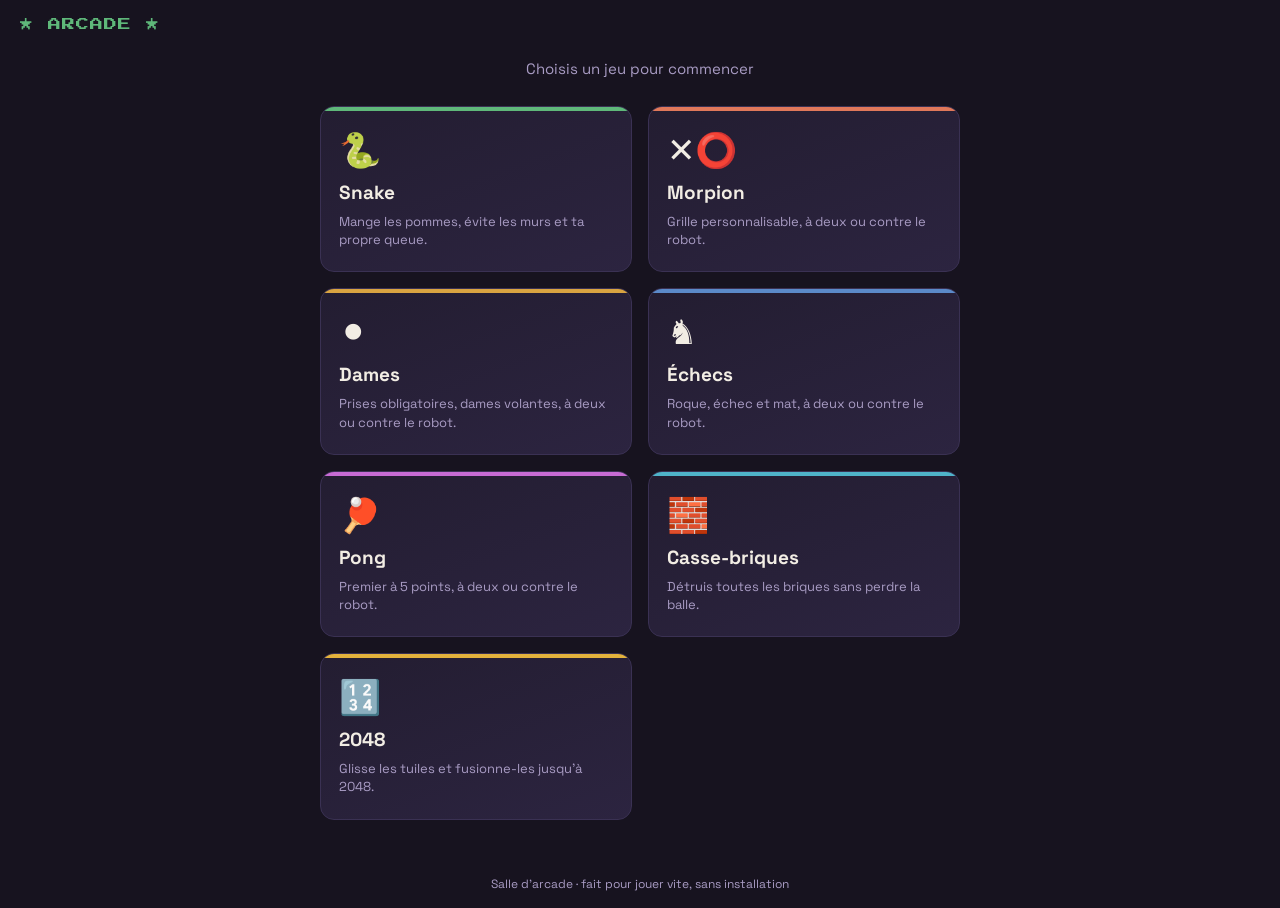
<file: index.html>
<!DOCTYPE html>
<html lang="fr">
<head>
<meta charset="UTF-8">
<meta name="viewport" content="width=device-width, initial-scale=1">
<title>Salle d'arcade</title>
<link rel="preconnect" href="https://fonts.googleapis.com">
<link href="https://fonts.googleapis.com/css2?family=Space+Grotesk:wght@400;500;700&family=Press+Start+2P&display=swap" rel="stylesheet">
<link rel="stylesheet" href="style.css">
</head>
<body>
<div class="brand">★ ARCADE ★</div>
<main>
  <p class="tagline">Choisis un jeu pour commencer</p>
  <div class="grid">
    <a class="cab" style="--c:var(--snake)" href="snake.html">
      <span class="icon">🐍</span><h3>Snake</h3>
      <p>Mange les pommes, évite les murs et ta propre queue.</p>
    </a>
    <a class="cab" style="--c:var(--ttt)" href="morpion.html">
      <span class="icon">✕⭕</span><h3>Morpion</h3>
      <p>Grille personnalisable, à deux ou contre le robot.</p>
    </a>
    <a class="cab" style="--c:var(--dames)" href="dames.html">
      <span class="icon">⚫</span><h3>Dames</h3>
      <p>Prises obligatoires, dames volantes, à deux ou contre le robot.</p>
    </a>
    <a class="cab" style="--c:var(--chess)" href="echecs.html">
      <span class="icon">♞</span><h3>Échecs</h3>
      <p>Roque, échec et mat, à deux ou contre le robot.</p>
    </a>
    <a class="cab" style="--c:var(--pong)" href="pong.html">
      <span class="icon">🏓</span><h3>Pong</h3>
      <p>Premier à 5 points, à deux ou contre le robot.</p>
    </a>
    <a class="cab" style="--c:var(--brick)" href="breakout.html">
      <span class="icon">🧱</span><h3>Casse-briques</h3>
      <p>Détruis toutes les briques sans perdre la balle.</p>
    </a>
    <a class="cab" style="--c:var(--t2048)" href="2048.html">
      <span class="icon">🔢</span><h3>2048</h3>
      <p>Glisse les tuiles et fusionne-les jusqu'à 2048.</p>
    </a>
  </div>
</main>
<footer class="hint">Salle d'arcade · fait pour jouer vite, sans installation</footer>
</body>
</html>
</file>
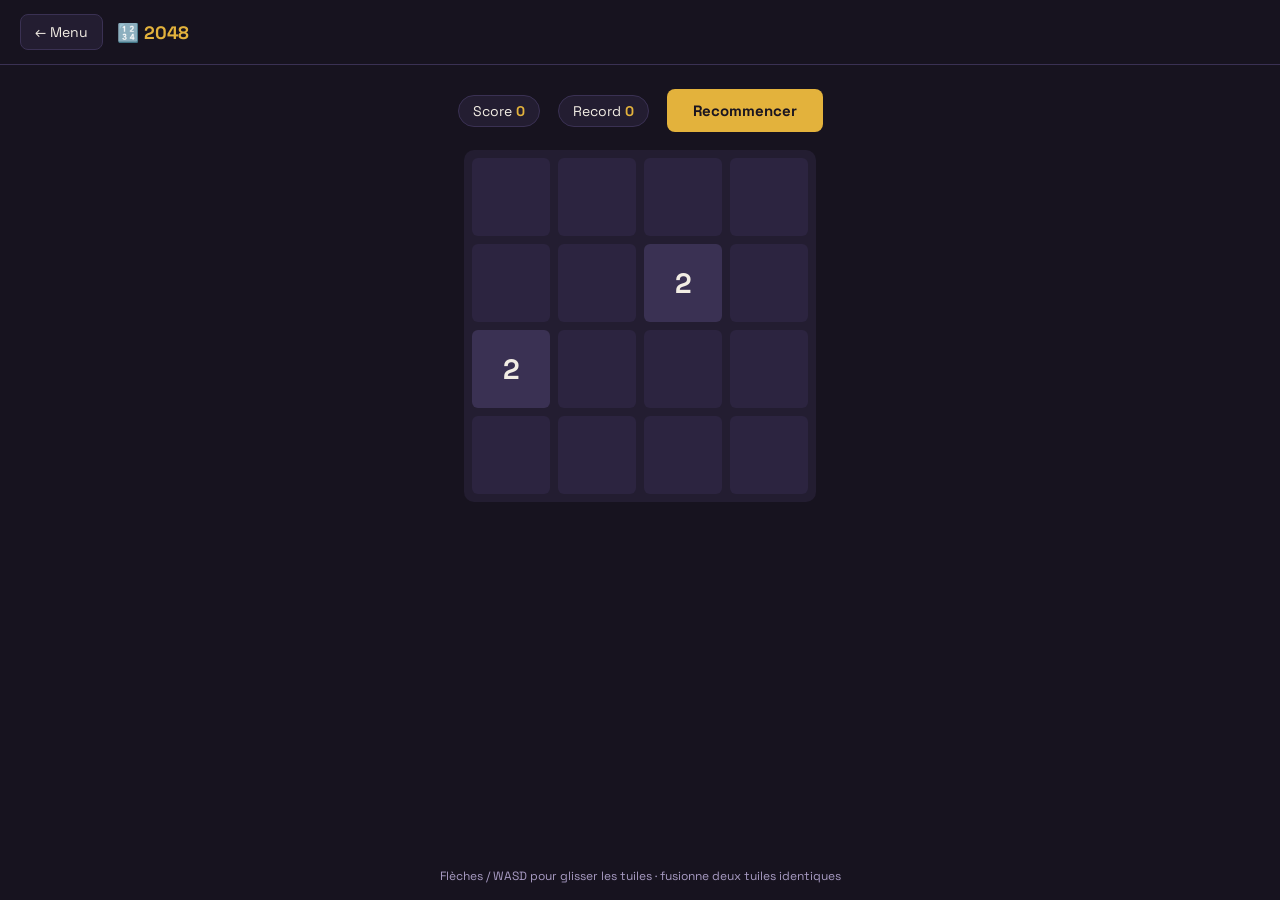
<file: 2048.html>
<!DOCTYPE html>
<html lang="fr">
<head>
<meta charset="UTF-8">
<meta name="viewport" content="width=device-width, initial-scale=1">
<title>2048 · Arcade</title>
<link rel="preconnect" href="https://fonts.googleapis.com">
<link href="https://fonts.googleapis.com/css2?family=Space+Grotesk:wght@400;500;700&family=Press+Start+2P&display=swap" rel="stylesheet">
<link rel="stylesheet" href="style.css">
<style>:root{--accent:var(--t2048);}</style>
</head>
<body>
<div class="topbar"><a class="backBtn" href="index.html">← Menu</a><div class="gameTitle">🔢 2048</div></div>
<main>
  <div class="statusRow">
    <div class="pill">Score <strong id="t2048Score">0</strong></div>
    <div class="pill">Record <strong id="t2048High">0</strong></div>
    <button class="actionBtn" id="t2048Restart">Recommencer</button>
  </div>
  <div class="canvas-container">
    <div class="grid2048" id="t2048Grid"></div>
    <div id="overlay" class="overlay hidden">
      <div class="overlay-content">
        <div id="overlayIcon" class="overlay-icon">🔢</div>
        <h2 id="overlayTitle">2048</h2>
        <p id="overlayText"></p>
        <button class="actionBtn" id="overlayBtn">Continuer</button>
      </div>
    </div>
  </div>
</main>
<footer class="hint">Flèches / WASD pour glisser les tuiles · fusionne deux tuiles identiques</footer>
<script src="2048.js"></script>
</body>
</html>
</file>
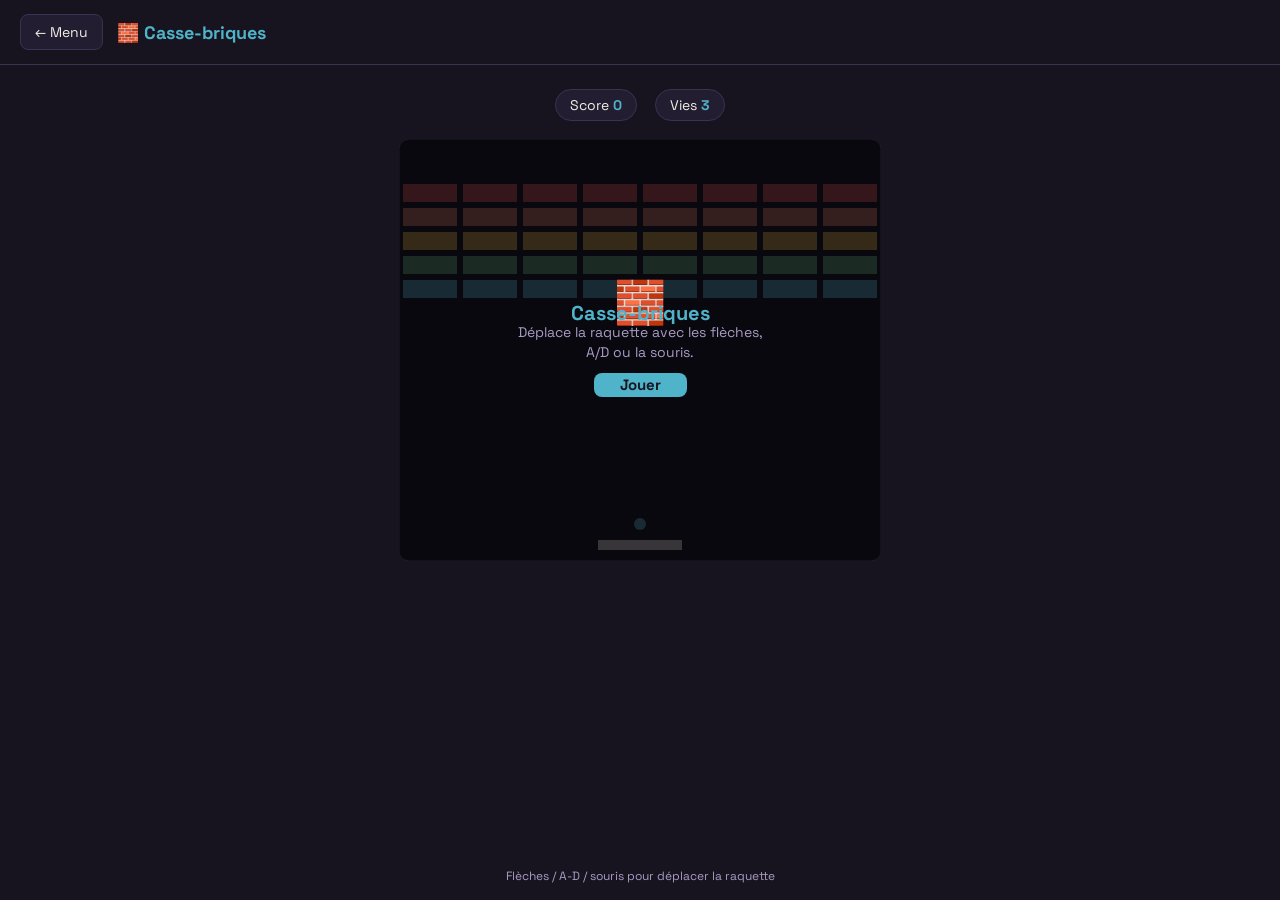
<file: breakout.html>
<!DOCTYPE html>
<html lang="fr">
<head>
<meta charset="UTF-8">
<meta name="viewport" content="width=device-width, initial-scale=1">
<title>Casse-briques · Arcade</title>
<link rel="preconnect" href="https://fonts.googleapis.com">
<link href="https://fonts.googleapis.com/css2?family=Space+Grotesk:wght@400;500;700&family=Press+Start+2P&display=swap" rel="stylesheet">
<link rel="stylesheet" href="style.css">
<style>:root{--accent:var(--brick);}</style>
</head>
<body>
<div class="topbar"><a class="backBtn" href="index.html">← Menu</a><div class="gameTitle">🧱 Casse-briques</div></div>
<main>
  <div class="statusRow">
    <div class="pill">Score <strong id="brickScore">0</strong></div>
    <div class="pill">Vies <strong id="brickLives">3</strong></div>
  </div>
  <div class="canvas-container">
    <canvas id="brickCanvas" class="gameCanvas" width="480" height="420"></canvas>
    <div id="overlay" class="overlay">
      <div class="overlay-content">
        <div id="overlayIcon" class="overlay-icon">🧱</div>
        <h2 id="overlayTitle">Casse-briques</h2>
        <p id="overlayText">Déplace la raquette avec les flèches, A/D ou la souris.</p>
        <button class="actionBtn" id="startButton">Jouer</button>
      </div>
    </div>
  </div>
</main>
<footer class="hint">Flèches / A-D / souris pour déplacer la raquette</footer>
<script src="breakout.js"></script>
</body>
</html>
</file>
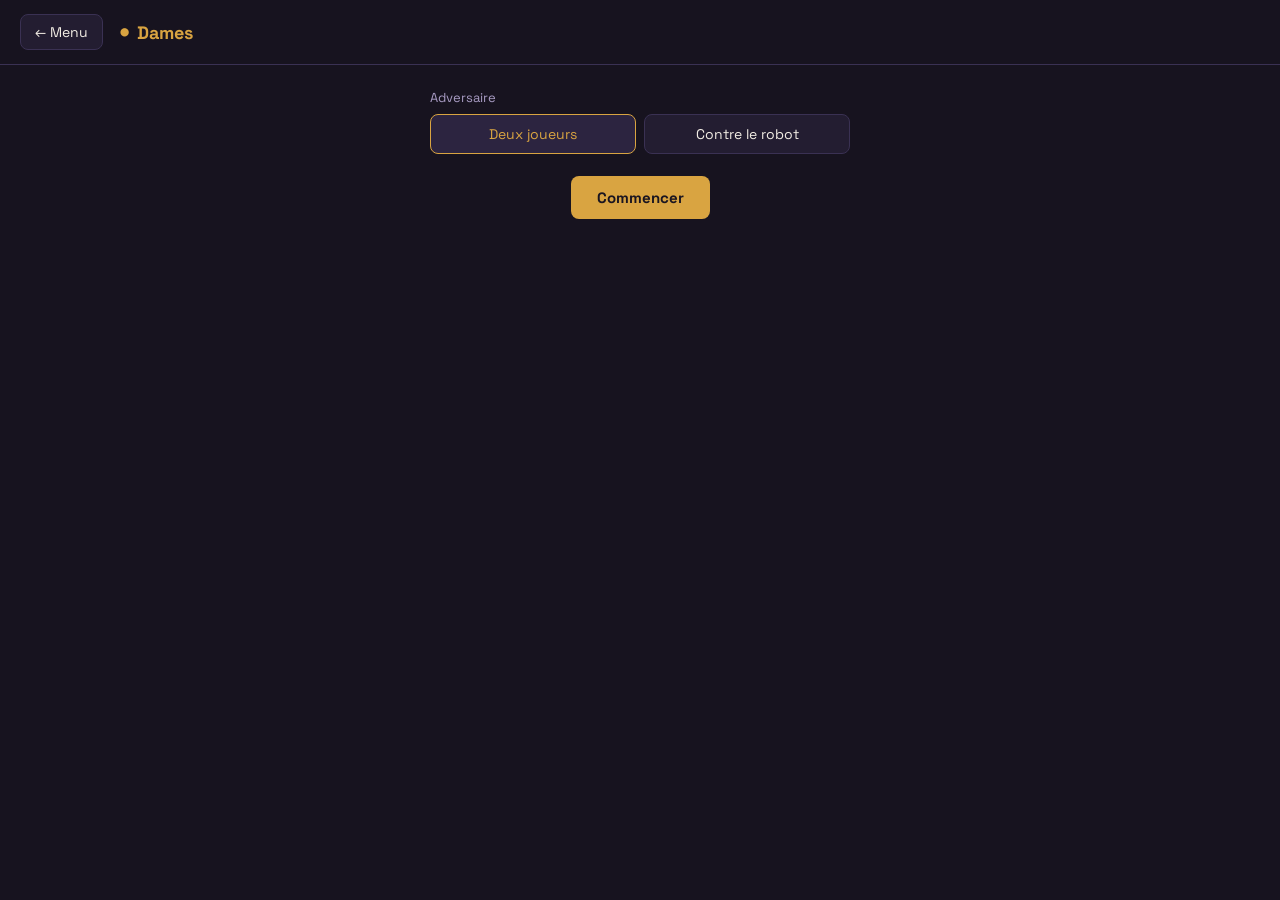
<file: dames.html>
<!DOCTYPE html>
<html lang="fr">
<head>
<meta charset="UTF-8">
<meta name="viewport" content="width=device-width, initial-scale=1">
<title>Dames · Arcade</title>
<link rel="preconnect" href="https://fonts.googleapis.com">
<link href="https://fonts.googleapis.com/css2?family=Space+Grotesk:wght@400;500;700&family=Press+Start+2P&display=swap" rel="stylesheet">
<link rel="stylesheet" href="style.css">
<style>:root{--accent:var(--dames);}</style>
</head>
<body>
<div class="topbar"><a class="backBtn" href="index.html">← Menu</a><div class="gameTitle">⚫ Dames</div></div>
<main>

  <section class="startScreen" id="startScreen">
    <div class="optionGroup">
      <span class="label">Adversaire</span>
      <div class="optionRow" id="modeRow">
        <button class="optBtn selected" data-mode="human">Deux joueurs</button>
        <button class="optBtn" data-mode="bot">Contre le robot</button>
      </div>
    </div>
    <button class="actionBtn" id="startBtn">Commencer</button>
  </section>

  <section id="gameScreen" style="display:none; align-items:center; flex-direction:column; gap:18px;">
    <div class="statusRow">
      <div class="pill" id="damesStatus"></div>
      <button class="actionBtn" id="damesReset">Changer de partie</button>
    </div>
    <div class="board8" id="damesBoard"></div>
    <p style="color:var(--dim); font-size:13px; max-width:420px; text-align:center;">
      La prise est obligatoire. Une dame (pièce couronnée) se déplace et capture sur toute la diagonale.
    </p>
  </section>

</main>
<script src="dames.js"></script>
</body>
</html>
</file>
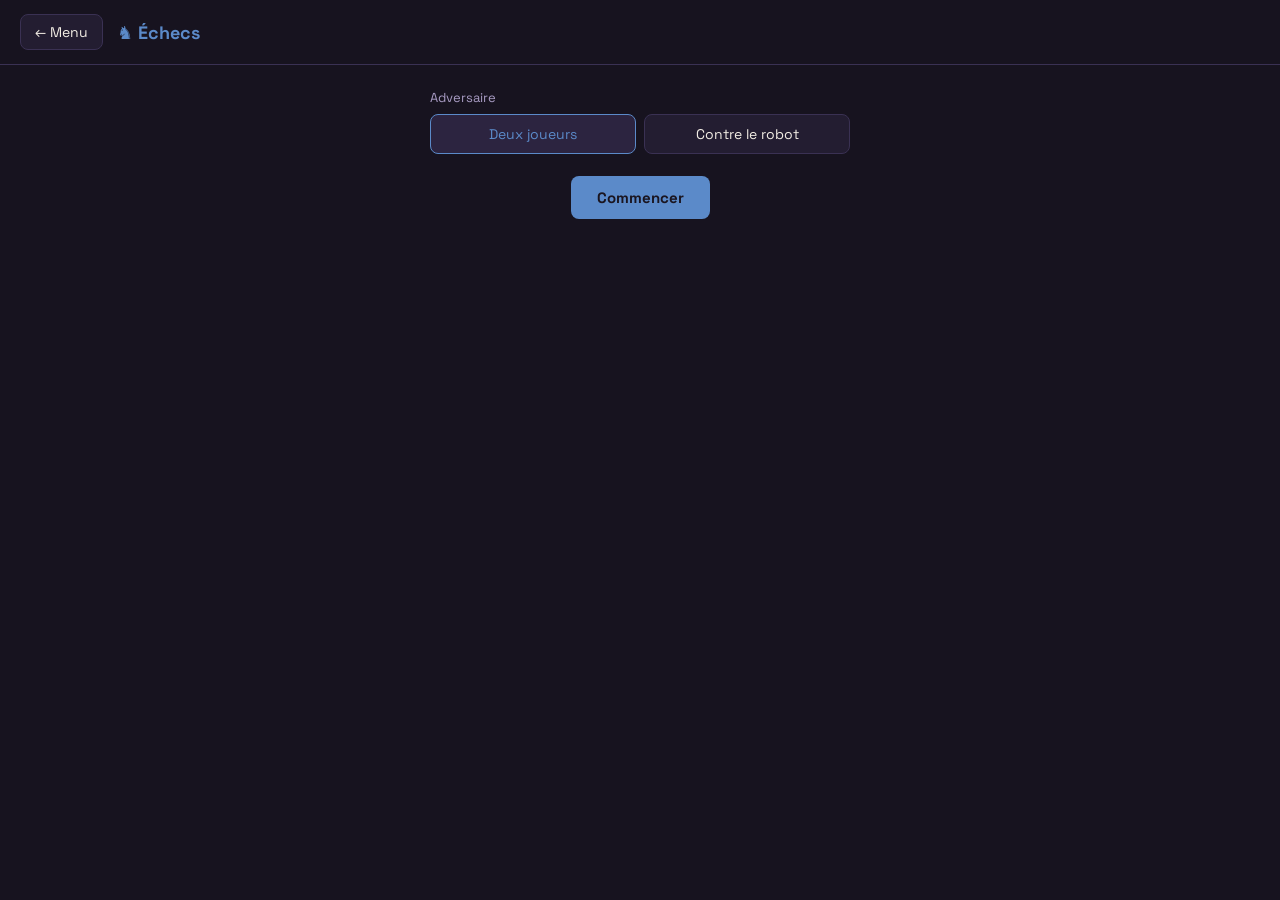
<file: echecs.html>
<!DOCTYPE html>
<html lang="fr">
<head>
<meta charset="UTF-8">
<meta name="viewport" content="width=device-width, initial-scale=1">
<title>Échecs · Arcade</title>
<link rel="preconnect" href="https://fonts.googleapis.com">
<link href="https://fonts.googleapis.com/css2?family=Space+Grotesk:wght@400;500;700&family=Press+Start+2P&display=swap" rel="stylesheet">
<link rel="stylesheet" href="style.css">
<style>:root{--accent:var(--chess);}</style>
</head>
<body>
<div class="topbar"><a class="backBtn" href="index.html">← Menu</a><div class="gameTitle">♞ Échecs</div></div>
<main>

  <section class="startScreen" id="startScreen">
    <div class="optionGroup">
      <span class="label">Adversaire</span>
      <div class="optionRow" id="modeRow">
        <button class="optBtn selected" data-mode="human">Deux joueurs</button>
        <button class="optBtn" data-mode="bot">Contre le robot</button>
      </div>
    </div>
    <button class="actionBtn" id="startBtn">Commencer</button>
  </section>

  <section id="gameScreen" style="display:none; align-items:center; flex-direction:column; gap:18px;">
    <div class="statusRow">
      <div class="pill" id="chessStatus"></div>
      <button class="actionBtn" id="chessReset">Changer de partie</button>
    </div>
    <div class="board8" id="chessBoard"></div>
    <p style="color:var(--dim); font-size:13px; max-width:420px; text-align:center;">
      Roque, échec et échec et mat sont détectés. La prise en passant n'est pas implémentée.
    </p>
  </section>

</main>
<script src="echecs.js"></script>
</body>
</html>
</file>
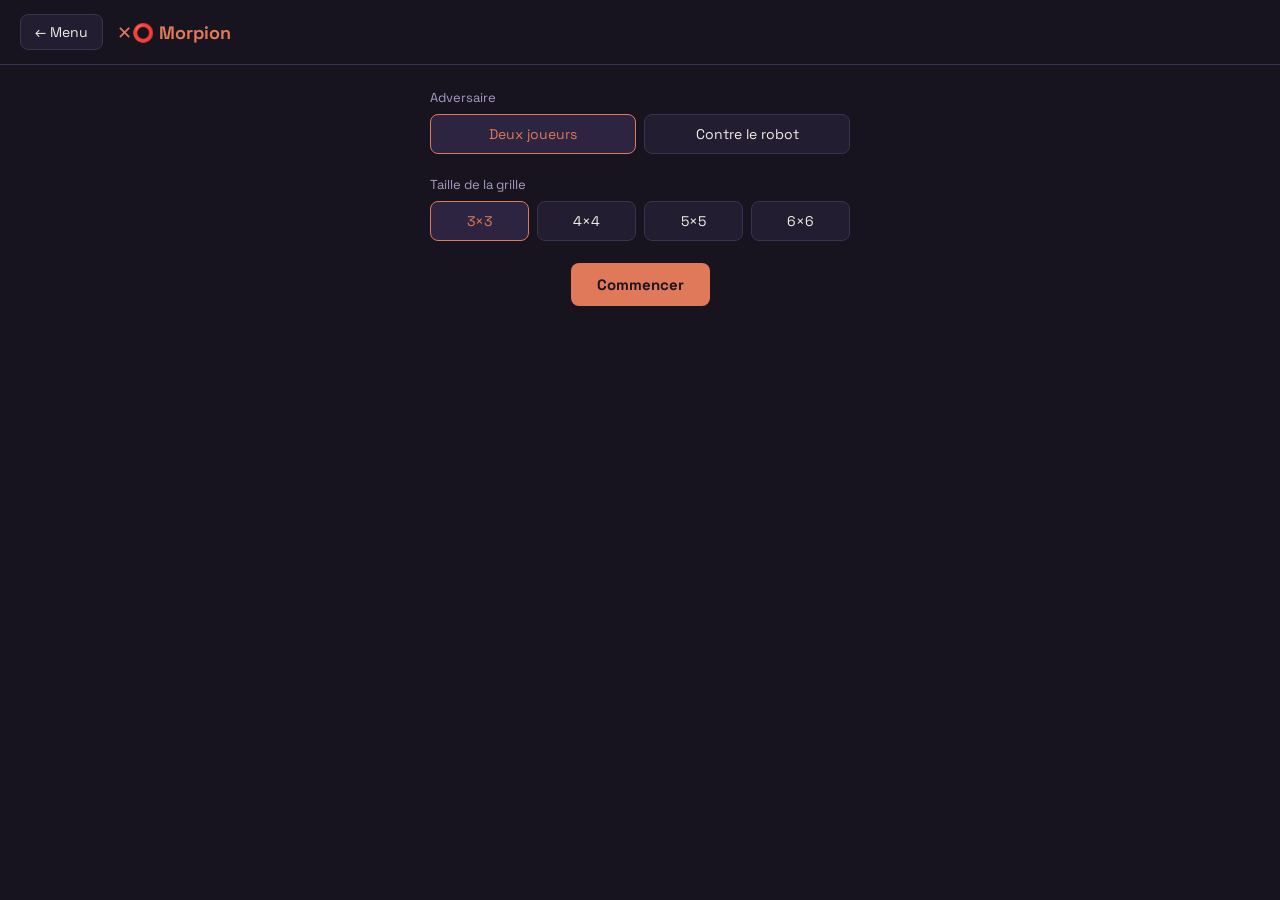
<file: morpion.html>
<!DOCTYPE html>
<html lang="fr">
<head>
<meta charset="UTF-8">
<meta name="viewport" content="width=device-width, initial-scale=1">
<title>Morpion · Arcade</title>
<link rel="preconnect" href="https://fonts.googleapis.com">
<link href="https://fonts.googleapis.com/css2?family=Space+Grotesk:wght@400;500;700&family=Press+Start+2P&display=swap" rel="stylesheet">
<link rel="stylesheet" href="style.css">
<style>:root{--accent:var(--ttt);}</style>
</head>
<body>
<div class="topbar"><a class="backBtn" href="index.html">← Menu</a><div class="gameTitle">✕⭕ Morpion</div></div>
<main>

  <section class="startScreen" id="startScreen">
    <div class="optionGroup">
      <span class="label">Adversaire</span>
      <div class="optionRow" id="modeRow">
        <button class="optBtn selected" data-mode="human">Deux joueurs</button>
        <button class="optBtn" data-mode="bot">Contre le robot</button>
      </div>
    </div>
    <div class="optionGroup">
      <span class="label">Taille de la grille</span>
      <div class="optionRow" id="sizeRow">
        <button class="optBtn selected" data-size="3">3×3</button>
        <button class="optBtn" data-size="4">4×4</button>
        <button class="optBtn" data-size="5">5×5</button>
        <button class="optBtn" data-size="6">6×6</button>
      </div>
    </div>
    <button class="actionBtn" id="startBtn">Commencer</button>
  </section>

  <section id="gameScreen" style="display:none; width:100%; align-items:center; flex-direction:column; gap:18px;">
    <div class="statusRow">
      <div class="pill" id="tttStatus"></div>
      <button class="actionBtn" id="tttReset">Changer de partie</button>
    </div>
    <div class="tttGrid" id="tttGrid"></div>
  </section>

</main>
<script src="morpion.js"></script>
</body>
</html>
</file>
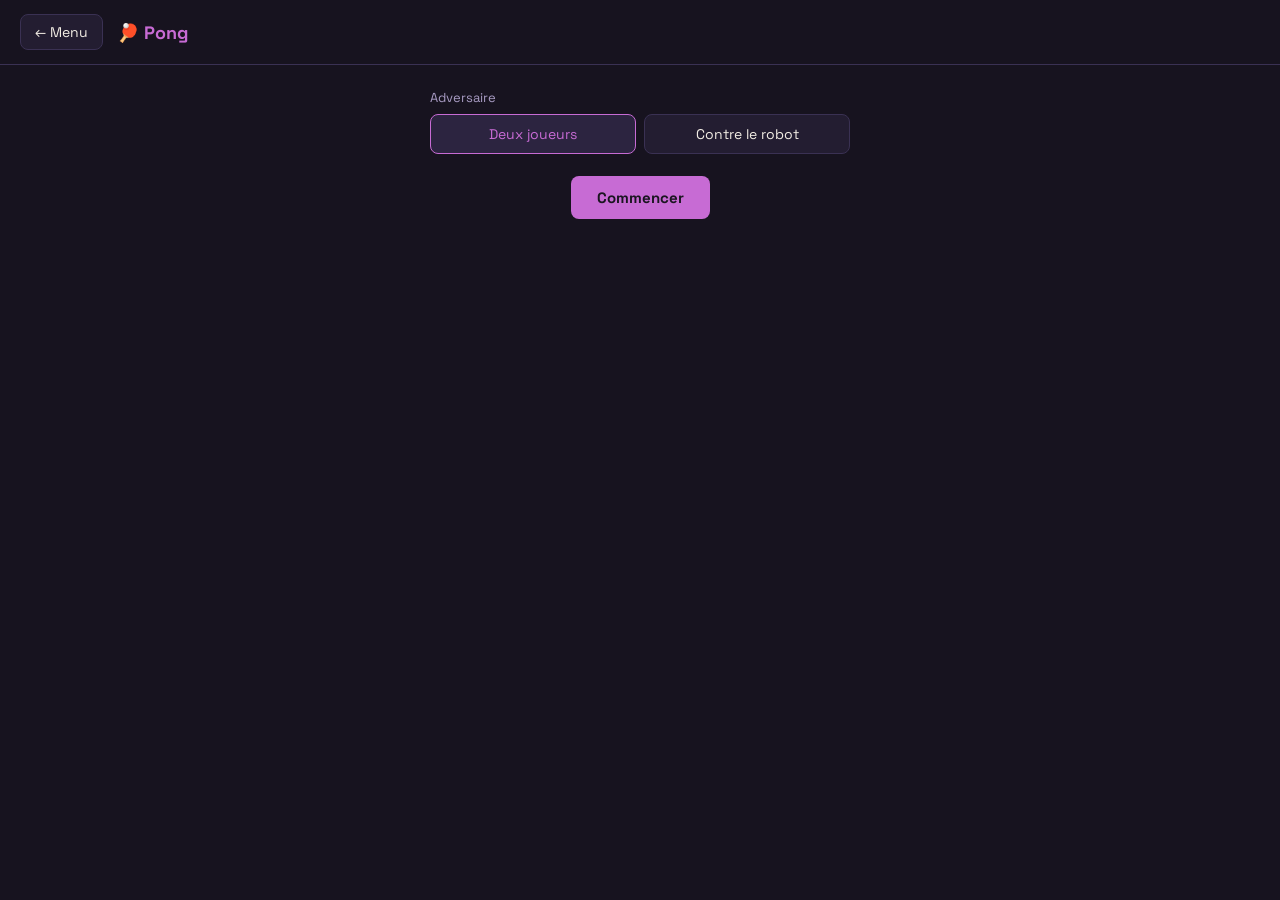
<file: pong.html>
<!DOCTYPE html>
<html lang="fr">
<head>
<meta charset="UTF-8">
<meta name="viewport" content="width=device-width, initial-scale=1">
<title>Pong · Arcade</title>
<link rel="preconnect" href="https://fonts.googleapis.com">
<link href="https://fonts.googleapis.com/css2?family=Space+Grotesk:wght@400;500;700&family=Press+Start+2P&display=swap" rel="stylesheet">
<link rel="stylesheet" href="style.css">
<style>:root{--accent:var(--pong);}</style>
</head>
<body>
<div class="topbar"><a class="backBtn" href="index.html">← Menu</a><div class="gameTitle">🏓 Pong</div></div>
<main>

  <section class="startScreen" id="startScreen">
    <div class="optionGroup">
      <span class="label">Adversaire</span>
      <div class="optionRow" id="modeRow">
        <button class="optBtn selected" data-mode="human">Deux joueurs</button>
        <button class="optBtn" data-mode="bot">Contre le robot</button>
      </div>
    </div>
    <button class="actionBtn" id="startBtn">Commencer</button>
  </section>

  <section id="gameScreen" style="display:none; align-items:center; flex-direction:column; gap:18px;">
    <div class="statusRow">
      <div class="pill">Joueur 1 <strong id="scoreLeft">0</strong></div>
      <div class="pill" id="rightLabel">Joueur 2 <strong id="scoreRight">0</strong></div>
      <button class="actionBtn" id="pongReset">Changer de partie</button>
    </div>
    <div class="canvas-container">
      <canvas id="pongCanvas" class="gameCanvas" width="480" height="320"></canvas>
      <div id="overlay" class="overlay hidden">
        <div class="overlay-content">
          <div id="overlayIcon" class="overlay-icon">🏓</div>
          <h2 id="overlayTitle">Pong</h2>
          <p id="overlayText">Premier à 5 points gagne. Appuie sur Espace pour lancer.</p>
          <button class="actionBtn" id="startButton">Jouer</button>
        </div>
      </div>
    </div>
    <p style="color:var(--dim); font-size:13px; text-align:center;">Joueur 1 : W / S · Joueur 2 : ▲ / ▼</p>
  </section>

</main>
<script src="pong.js"></script>
</body>
</html>
</file>
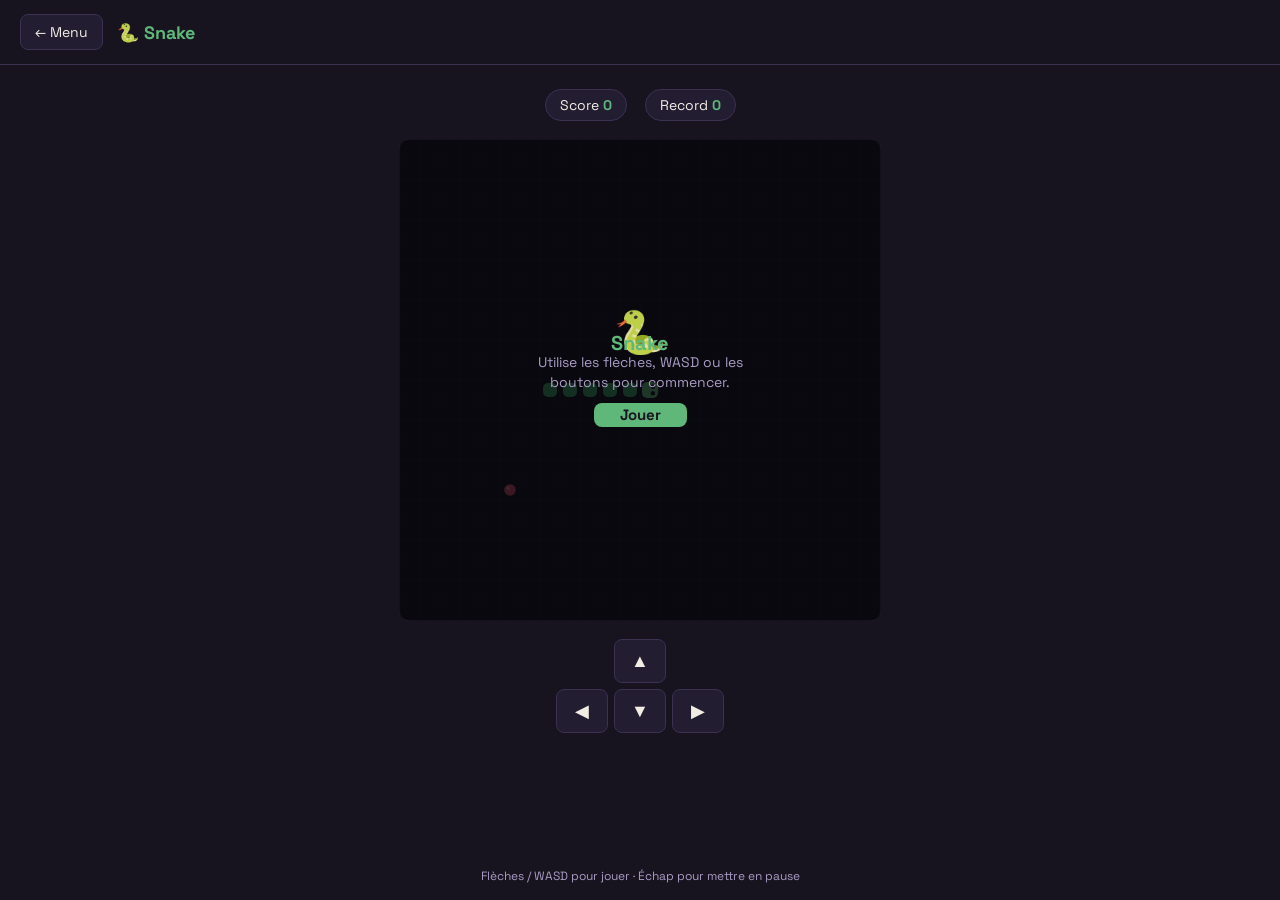
<file: snake.html>
<!DOCTYPE html>
<html lang="fr">
<head>
<meta charset="UTF-8">
<meta name="viewport" content="width=device-width, initial-scale=1">
<title>Snake · Arcade</title>
<link rel="preconnect" href="https://fonts.googleapis.com">
<link href="https://fonts.googleapis.com/css2?family=Space+Grotesk:wght@400;500;700&family=Press+Start+2P&display=swap" rel="stylesheet">
<link rel="stylesheet" href="style.css">
<style>:root{--accent:var(--snake);}</style>
</head>
<body>
<div class="topbar"><a class="backBtn" href="index.html">← Menu</a><div class="gameTitle">🐍 Snake</div></div>
<main>
  <div class="statusRow">
    <div class="pill">Score <strong id="score">0</strong></div>
    <div class="pill">Record <strong id="highScore">0</strong></div>
  </div>

  <div class="canvas-container">
    <canvas id="gameCanvas" class="gameCanvas" width="480" height="480"></canvas>
    <div id="overlay" class="overlay">
      <div class="overlay-content">
        <div id="overlayIcon" class="overlay-icon">🐍</div>
        <h2 id="overlayTitle">Snake</h2>
        <p id="overlayText">Utilise les flèches, WASD ou les boutons pour commencer.</p>
        <button class="actionBtn" id="startButton">Jouer</button>
      </div>
    </div>
  </div>

  <div class="controls">
    <button class="control empty" aria-hidden="true"></button>
    <button class="control" data-direction="up" aria-label="Haut">▲</button>
    <button class="control empty" aria-hidden="true"></button>
    <button class="control" data-direction="left" aria-label="Gauche">◀</button>
    <button class="control" data-direction="down" aria-label="Bas">▼</button>
    <button class="control" data-direction="right" aria-label="Droite">▶</button>
  </div>
</main>
<footer class="hint">Flèches / WASD pour jouer · Échap pour mettre en pause</footer>
<script src="snake.js"></script>
</body>
</html>
</file>
<file: style.css>
:root{
  --bg:#17131f; --panel:#231d31; --panel2:#2c2440; --ink:#f2ede4; --dim:#a99cc4;
  --line:#3a3153;
  --snake:#5fb87a; --ttt:#e0785a; --dames:#d9a441; --chess:#5b8ac9;
  --pong:#c76bd4; --brick:#4fb3c9; --t2048:#e3b23c;
  --accent:var(--snake);
}
*{box-sizing:border-box;}
html,body{height:100%;}
body{
  margin:0; background:var(--bg); color:var(--ink);
  font-family:'Space Grotesk',system-ui,sans-serif;
  min-height:100%; display:flex; flex-direction:column;
  padding-top:env(safe-area-inset-top,0px); padding-bottom:env(safe-area-inset-bottom,0px);
}
.brand{
  font-family:'Press Start 2P',monospace; font-size:13px; letter-spacing:1px;
  color:var(--accent); padding:18px 20px 0;
}
.topbar{
  display:flex; align-items:center; gap:14px; padding:14px 20px;
  border-bottom:1px solid var(--line);
}
.backBtn{
  background:var(--panel); color:var(--ink); border:1px solid var(--line); border-radius:8px;
  padding:8px 14px; font:inherit; font-size:14px; cursor:pointer; text-decoration:none; display:inline-block;
}
.backBtn:hover{border-color:var(--accent);}
.gameTitle{font-weight:700; font-size:18px; color:var(--accent);}
main{flex:1; display:flex; flex-direction:column; align-items:center; padding:24px 16px 40px; gap:18px;}

/* menu principal */
.tagline{color:var(--dim); margin:4px 0 10px; text-align:center; font-size:15px;}
.grid{display:grid; grid-template-columns:1fr 1fr; gap:16px; width:100%; max-width:640px;}
@media (max-width:480px){.grid{grid-template-columns:1fr;}}
.cab{
  --c:var(--snake);
  border:1px solid var(--line); background:linear-gradient(160deg,var(--panel),var(--panel2));
  border-radius:14px; padding:22px 18px; cursor:pointer; text-align:left; color:var(--ink);
  font-family:inherit; display:flex; flex-direction:column; gap:8px; position:relative; overflow:hidden;
  text-decoration:none;
}
.cab::before{content:""; position:absolute; inset:0 0 auto 0; height:4px; background:var(--c);}
.cab .icon{font-size:34px;}
.cab h3{margin:0; font-size:19px;}
.cab p{margin:0; color:var(--dim); font-size:13px; line-height:1.4;}
.cab:hover{border-color:var(--c);}

/* écran de démarrage (choix du mode) */
.startScreen{display:flex; flex-direction:column; align-items:center; gap:22px; max-width:420px; width:100%;}
.optionGroup{width:100%; display:flex; flex-direction:column; gap:8px;}
.optionGroup .label{color:var(--dim); font-size:13px;}
.optionRow{display:flex; gap:8px; flex-wrap:wrap;}
.optBtn{
  flex:1; min-width:90px; background:var(--panel); border:1px solid var(--line); color:var(--ink);
  border-radius:8px; padding:10px 12px; font:inherit; font-size:14px; cursor:pointer;
}
.optBtn.selected{border-color:var(--accent); background:var(--panel2); color:var(--accent);}
.actionBtn{
  background:var(--accent); color:#1a1520; border:none; border-radius:8px; padding:12px 26px;
  font:inherit; font-weight:700; cursor:pointer; font-size:15px;
}
.actionBtn:hover{filter:brightness(1.1);}
.actionBtn:disabled{opacity:.5; cursor:not-allowed;}

/* jeu */
.statusRow{display:flex; gap:18px; align-items:center; justify-content:center; flex-wrap:wrap;}
.pill{background:var(--panel); border:1px solid var(--line); border-radius:999px; padding:6px 14px; font-size:14px;}
.pill strong{color:var(--accent);}

/* jeux canvas (snake, pong, casse-briques...) */
.gameCanvas{background:#070a0f; border:1px solid var(--line); border-radius:10px; max-width:100%; height:auto; touch-action:none;}
.canvas-container{position:relative; display:inline-block; max-width:100%; line-height:0;}
.overlay{position:absolute; inset:0; display:flex; align-items:center; justify-content:center; background:rgba(10,8,15,.8); border-radius:10px; text-align:center;}
.overlay.hidden{display:none;}
.overlay-content{display:flex; flex-direction:column; gap:10px; align-items:center; padding:20px;}
.overlay-icon{font-size:42px;}
.overlay-content h2{margin:0; color:var(--accent); font-size:20px;}
.overlay-content p{margin:0; color:var(--dim); font-size:14px; max-width:260px; line-height:1.4;}
.controls{display:grid; grid-template-columns:repeat(3,52px); gap:6px; justify-content:center;}
.control{background:var(--panel); border:1px solid var(--line); color:var(--ink); border-radius:8px; height:44px; font-size:18px; cursor:pointer;}
.control:active{background:var(--panel2);}
.control.empty{visibility:hidden;}
.padWrap{display:grid; grid-template-columns:repeat(3,52px); gap:6px; justify-content:center;}
.padWrap button{background:var(--panel); border:1px solid var(--line); color:var(--ink); border-radius:8px; height:44px; font-size:18px; cursor:pointer;}
.padWrap button:active{background:var(--panel2);}
.padEmpty{visibility:hidden;}

/* 2048 */
.grid2048{display:grid; gap:8px; background:var(--panel); padding:8px; border-radius:10px;}
.tile2048{display:flex; align-items:center; justify-content:center; border-radius:6px; font-weight:700; background:var(--panel2); color:var(--ink); transition:background .12s;}

/* morpion */
.tttGrid{display:grid; gap:6px;}
.tttCell{background:var(--panel); border:1px solid var(--line); border-radius:8px; display:flex; align-items:center; justify-content:center; cursor:pointer; color:var(--ink);}
.tttCell.win{border-color:var(--accent); box-shadow:0 0 0 2px var(--accent) inset;}

/* dames / échecs */
.board8{display:grid; grid-template-columns:repeat(8,44px); grid-template-rows:repeat(8,44px); border:2px solid var(--line); border-radius:6px; overflow:hidden;}
@media (max-width:480px){.board8{grid-template-columns:repeat(8,38px); grid-template-rows:repeat(8,38px);}}
.sq{display:flex; align-items:center; justify-content:center; font-size:26px; cursor:pointer; position:relative; user-select:none;}
.sq.light{background:#3b3350;} .sq.dark{background:#241e35;}
.sq.sel{outline:2px solid var(--accent); outline-offset:-2px;}
.sq.check{outline:2px solid #e0524a; outline-offset:-2px;}
.sq.move::after{content:""; position:absolute; width:14px; height:14px; border-radius:50%; background:var(--accent); opacity:.7;}
.sq.move.hasPiece::after{width:100%; height:100%; border-radius:0; background:transparent; border:3px solid var(--accent); opacity:.9; box-sizing:border-box;}
.piece-w{color:#f4efe4;} .piece-b{color:#0d0a14; text-shadow:0 0 2px #b9adfa;}

footer.hint{color:var(--dim); font-size:12px; text-align:center; margin-top:auto; padding:16px;}
</file>
